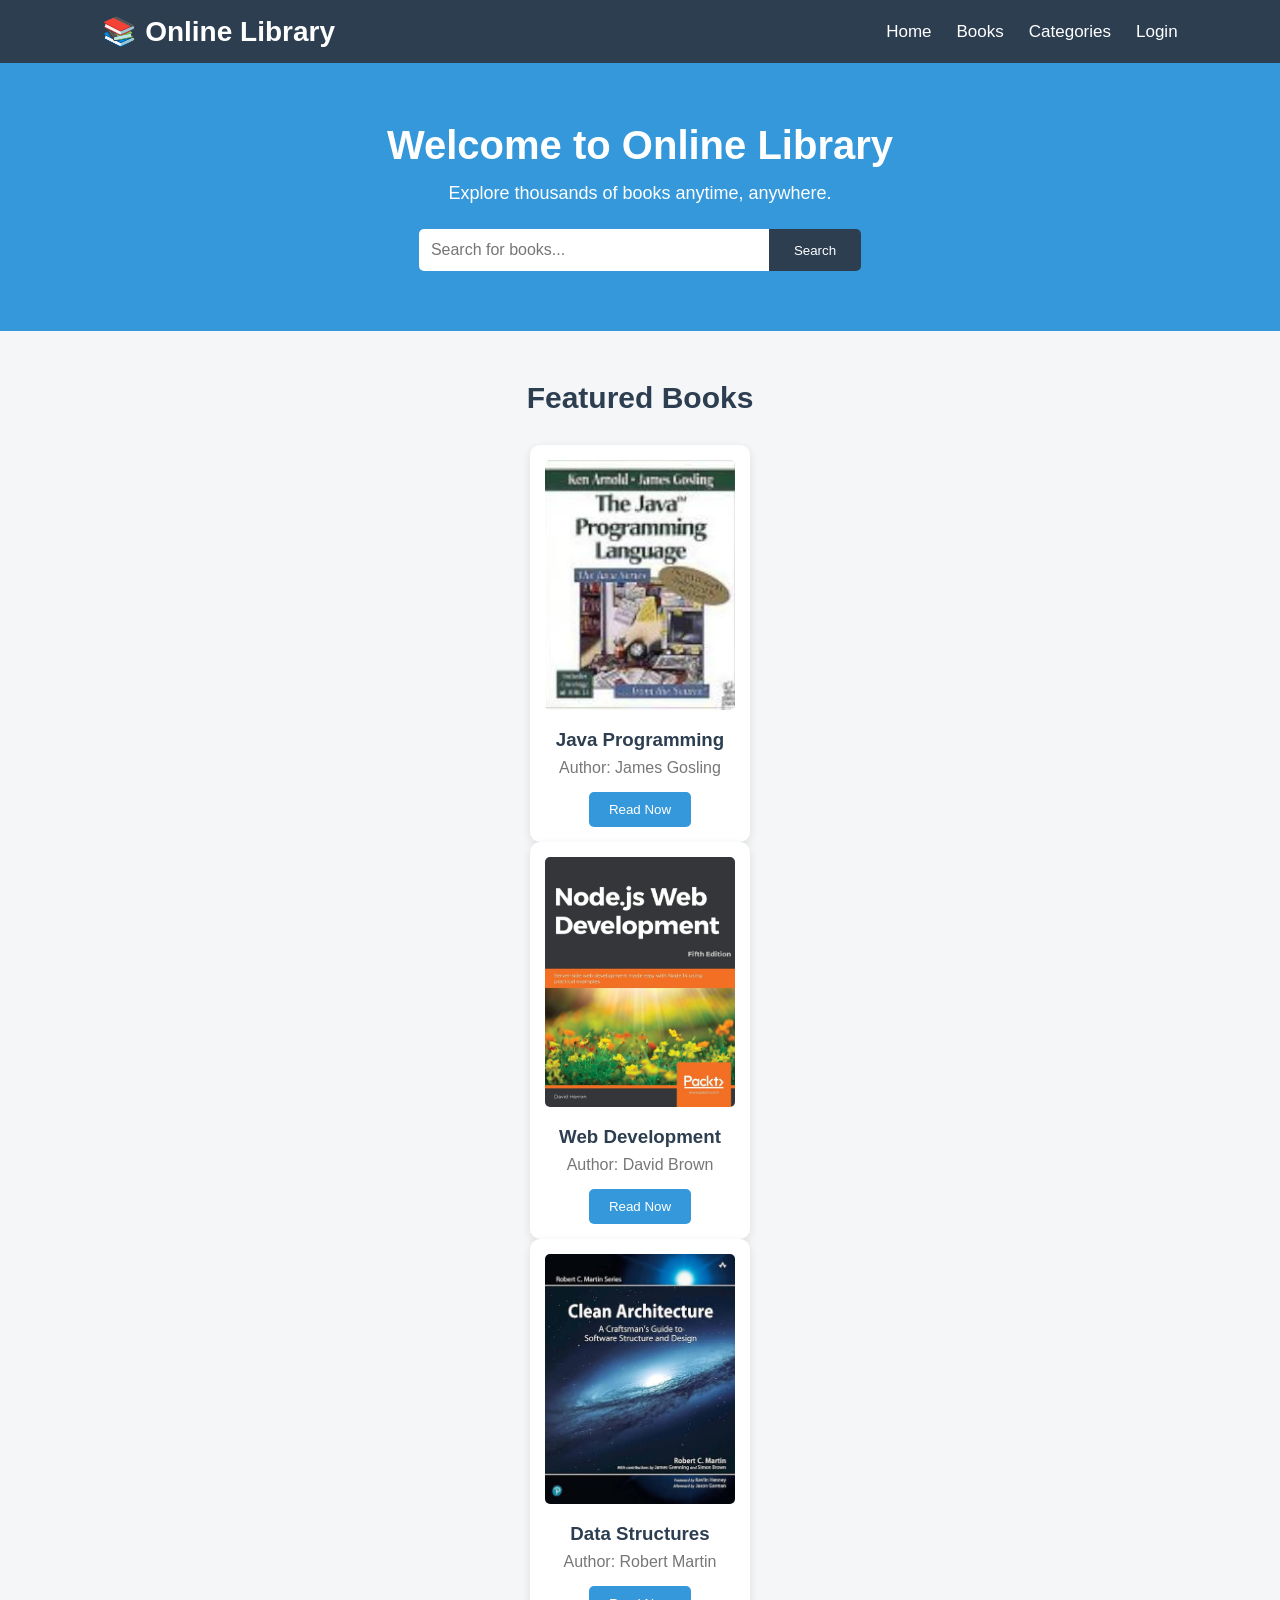
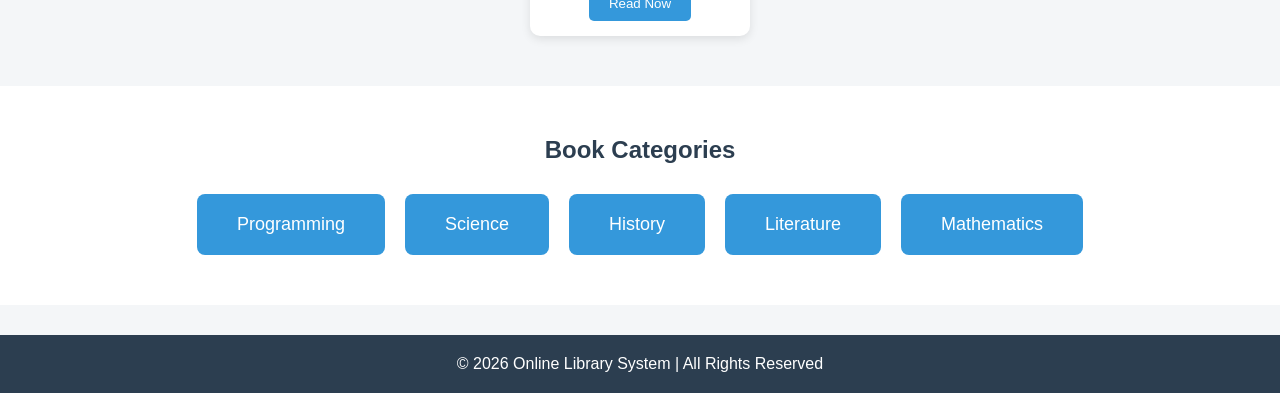
<file: Index.html>
<!DOCTYPE html>
<html lang="en">

<head>
    <meta charset="UTF-8">
    <meta name="viewport" content="width=device-width, initial-scale=1.0">

    <title>Online Library System</title>

    <!-- CSS File Link -->
    <link rel="stylesheet" href="style.css">
</head>

<body>

    <!-- Navigation Bar -->
    <nav>
        <h1>📚 Online Library</h1>

        <ul>
            <li><a href="Index.html">Home</a></li>
            <li><a href="Books.html">Books</a></li>
            <li><a href="Categories.html">Categories</a></li>
            <li><a href="Login.html">Login</a></li>
        </ul>
    </nav>


    <!-- Hero Section -->
    <section class="hero">

        <h2>Welcome to Online Library</h2>

        <p>Explore thousands of books anytime, anywhere.</p>

        <div class="search-box">
            <input type="text" placeholder="Search for books...">
            <button>Search</button>
        </div>

    </section>


    <!-- Featured Books -->
    <section class="books">

        <h2>Featured Books</h2>

        
            <div class="book-container">
            <div class="book-card">
                <img src="Java.png" alt="Book">

                <h3>Java Programming</h3>

                <p>Author: James Gosling</p>

                <button>Read Now</button>
            </div>
            </div>

            <div class="book-container">
            <div class="book-card">
                <img src="Web Devlopment.png" alt="Book">

                <h3>Web Development</h3>

                <p>Author: David Brown</p>

                <button>Read Now</button>
            </div>
            </div>

            <div class="book-container">
            <div class="book-card">
                <img src="Data Structure.png" alt="Book">

                <h3>Data Structures</h3>

                <p>Author: Robert Martin</p>

                <button>Read Now</button>
            </div>
            </div>

        </div>

    </section>


    <!-- Categories -->
    <section class="categories">

        <h2>Book Categories</h2>

        <div class="category-container">

            <div class="category">Programming</div>

            <div class="category">Science</div>

            <div class="category">History</div>

            <div class="category">Literature</div>

            <div class="category">Mathematics</div>

        </div>

    </section>


    <!-- Footer -->
    <footer>

        <p>© 2026 Online Library System | All Rights Reserved</p>

    </footer>

</body>

</html>
</file>
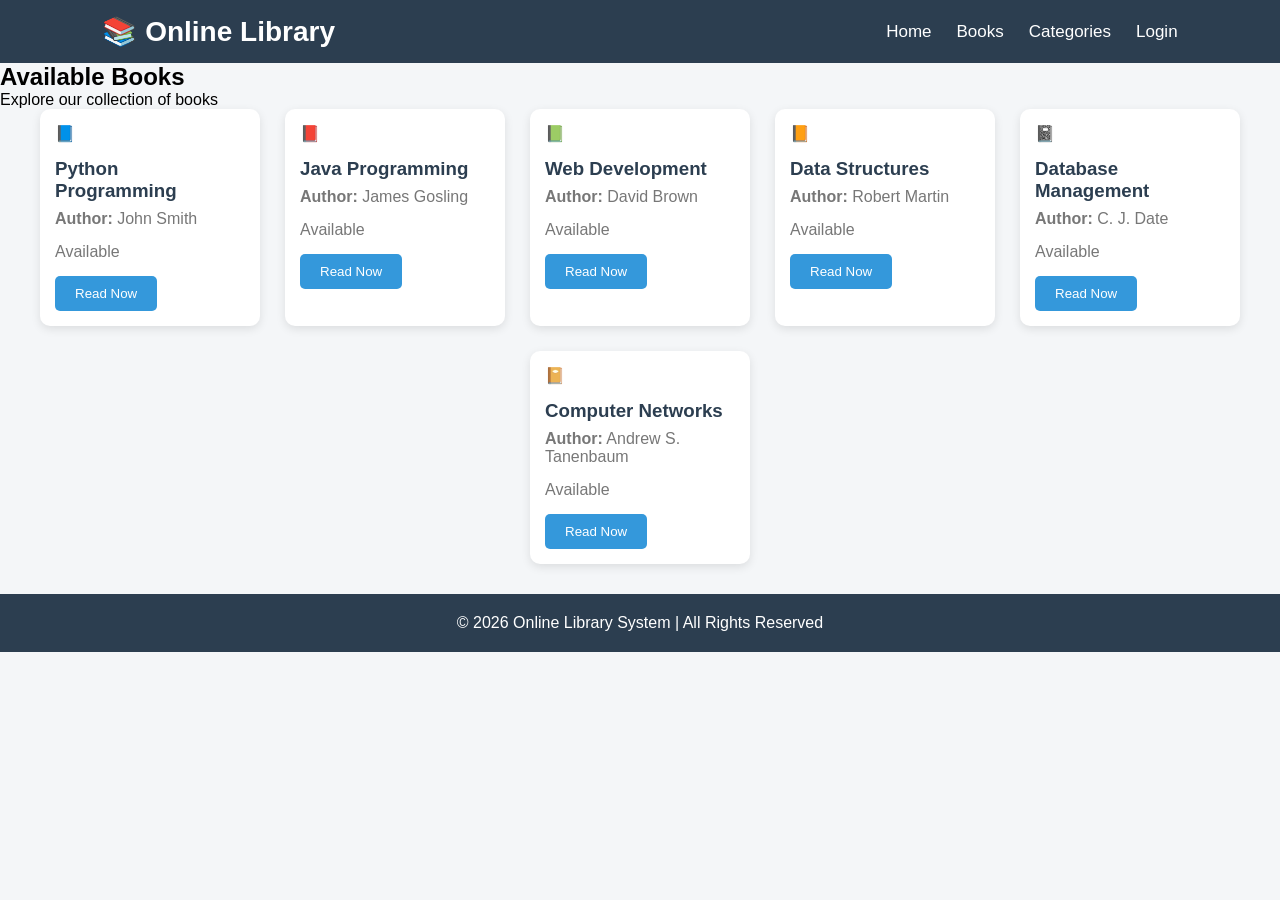
<file: Books.html>
<!DOCTYPE html>
<html lang="en">

<head>
    <meta charset="UTF-8">
    <meta name="viewport" content="width=device-width, initial-scale=1.0">

    <title>Books - Online Library</title>

    <link rel="stylesheet" href="style.css">
</head>

<body>

    <!-- Navigation Bar -->

    <nav>
        <h1>📚 Online Library</h1>

        <ul>
            <li><a href="index.html">Home</a></li>
            <li><a href="books.html">Books</a></li>
            <li><a href="categories.html">Categories</a></li>
            <li><a href="login.html">Login</a></li>
        </ul>
    </nav>


    <!-- Books Section -->

    <section class="books-page">

        <h2>Available Books</h2>

        <p class="page-description">
            Explore our collection of books
        </p>


        <div class="book-container">


            <!-- Book 1 -->

            <div class="book-card">

                <div class="book-image">
                    📘
                </div>

                <h3>Python Programming</h3>

                <p>
                    <b>Author:</b> John Smith
                </p>

                <p class="availability">
                    Available
                </p>

                <button>Read Now</button>

            </div>


            <!-- Book 2 -->

            <div class="book-card">

                <div class="book-image">
                    📕
                </div>

                <h3>Java Programming</h3>

                <p>
                    <b>Author:</b> James Gosling
                </p>

                <p class="availability">
                    Available
                </p>

                <button>Read Now</button>

            </div>


            <!-- Book 3 -->

            <div class="book-card">

                <div class="book-image">
                    📗
                </div>

                <h3>Web Development</h3>

                <p>
                    <b>Author:</b> David Brown
                </p>

                <p class="availability">
                    Available
                </p>

                <button>Read Now</button>

            </div>


            <!-- Book 4 -->

            <div class="book-card">

                <div class="book-image">
                    📙
                </div>

                <h3>Data Structures</h3>

                <p>
                    <b>Author:</b> Robert Martin
                </p>

                <p class="availability">
                    Available
                </p>

                <button>Read Now</button>

            </div>


            <!-- Book 5 -->

            <div class="book-card">

                <div class="book-image">
                    📓
                </div>

                <h3>Database Management</h3>

                <p>
                    <b>Author:</b> C. J. Date
                </p>

                <p class="availability">
                    Available
                </p>

                <button>Read Now</button>

            </div>


            <!-- Book 6 -->

            <div class="book-card">

                <div class="book-image">
                    📔
                </div>

                <h3>Computer Networks</h3>

                <p>
                    <b>Author:</b> Andrew S. Tanenbaum
                </p>

                <p class="availability">
                    Available
                </p>

                <button>Read Now</button>

            </div>

        </div>

    </section>


    <!-- Footer -->

    <footer>
        <p>
            © 2026 Online Library System |
            All Rights Reserved
        </p>
    </footer>

</body>

</html>
</file>
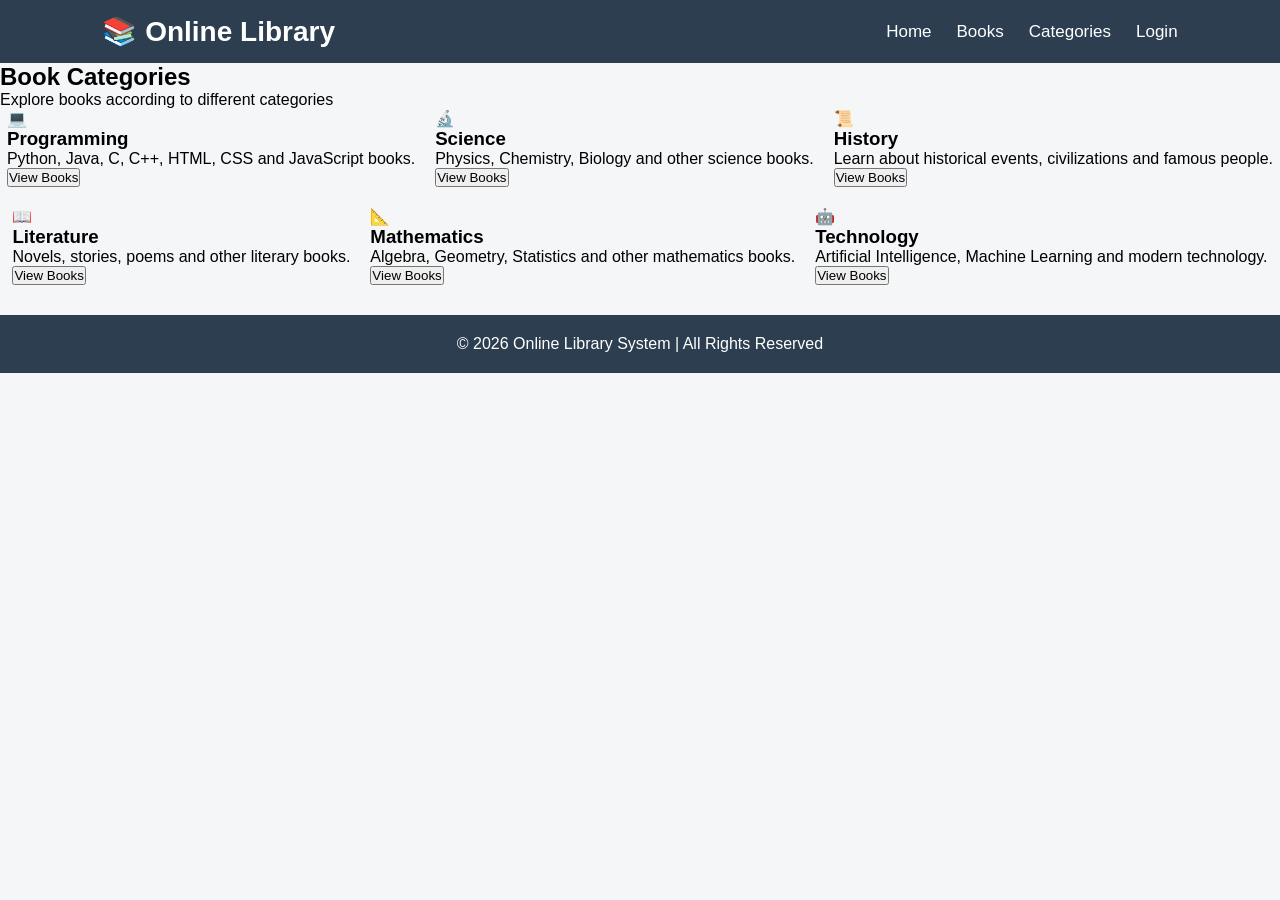
<file: Categories.html>
<!DOCTYPE html>
<html lang="en">

<head>
    <meta charset="UTF-8">
    <meta name="viewport" content="width=device-width, initial-scale=1.0">

    <title>Categories - Online Library</title>

    <link rel="stylesheet" href="style.css">
</head>

<body>

    <!-- Navigation Bar -->
    <nav>

        <h1>📚 Online Library</h1>

        <ul>
            <li><a href="index.html">Home</a></li>
            <li><a href="books.html">Books</a></li>
            <li><a href="categories.html">Categories</a></li>
            <li><a href="login.html">Login</a></li>
        </ul>

    </nav>


    <!-- Categories Section -->

    <section class="categories-page">

        <h2>Book Categories</h2>

        <p>Explore books according to different categories</p>


        <div class="category-container">


            <!-- Programming -->

            <div class="category-card">

                <div class="icon">💻</div>

                <h3>Programming</h3>

                <p>
                    Python, Java, C, C++, HTML,
                    CSS and JavaScript books.
                </p>

                <button>View Books</button>

            </div>


            <!-- Science -->

            <div class="category-card">

                <div class="icon">🔬</div>

                <h3>Science</h3>

                <p>
                    Physics, Chemistry, Biology
                    and other science books.
                </p>

                <button>View Books</button>

            </div>


            <!-- History -->

            <div class="category-card">

                <div class="icon">📜</div>

                <h3>History</h3>

                <p>
                    Learn about historical events,
                    civilizations and famous people.
                </p>

                <button>View Books</button>

            </div>


            <!-- Literature -->

            <div class="category-card">

                <div class="icon">📖</div>

                <h3>Literature</h3>

                <p>
                    Novels, stories, poems
                    and other literary books.
                </p>

                <button>View Books</button>

            </div>


            <!-- Mathematics -->

            <div class="category-card">

                <div class="icon">📐</div>

                <h3>Mathematics</h3>

                <p>
                    Algebra, Geometry, Statistics
                    and other mathematics books.
                </p>

                <button>View Books</button>

            </div>


            <!-- Technology -->

            <div class="category-card">

                <div class="icon">🤖</div>

                <h3>Technology</h3>

                <p>
                    Artificial Intelligence, Machine
                    Learning and modern technology.
                </p>

                <button>View Books</button>

            </div>

        </div>

    </section>


    <!-- Footer -->

    <footer>

        <p>
            © 2026 Online Library System |
            All Rights Reserved
        </p>

    </footer>

</body>

</html>
</file>
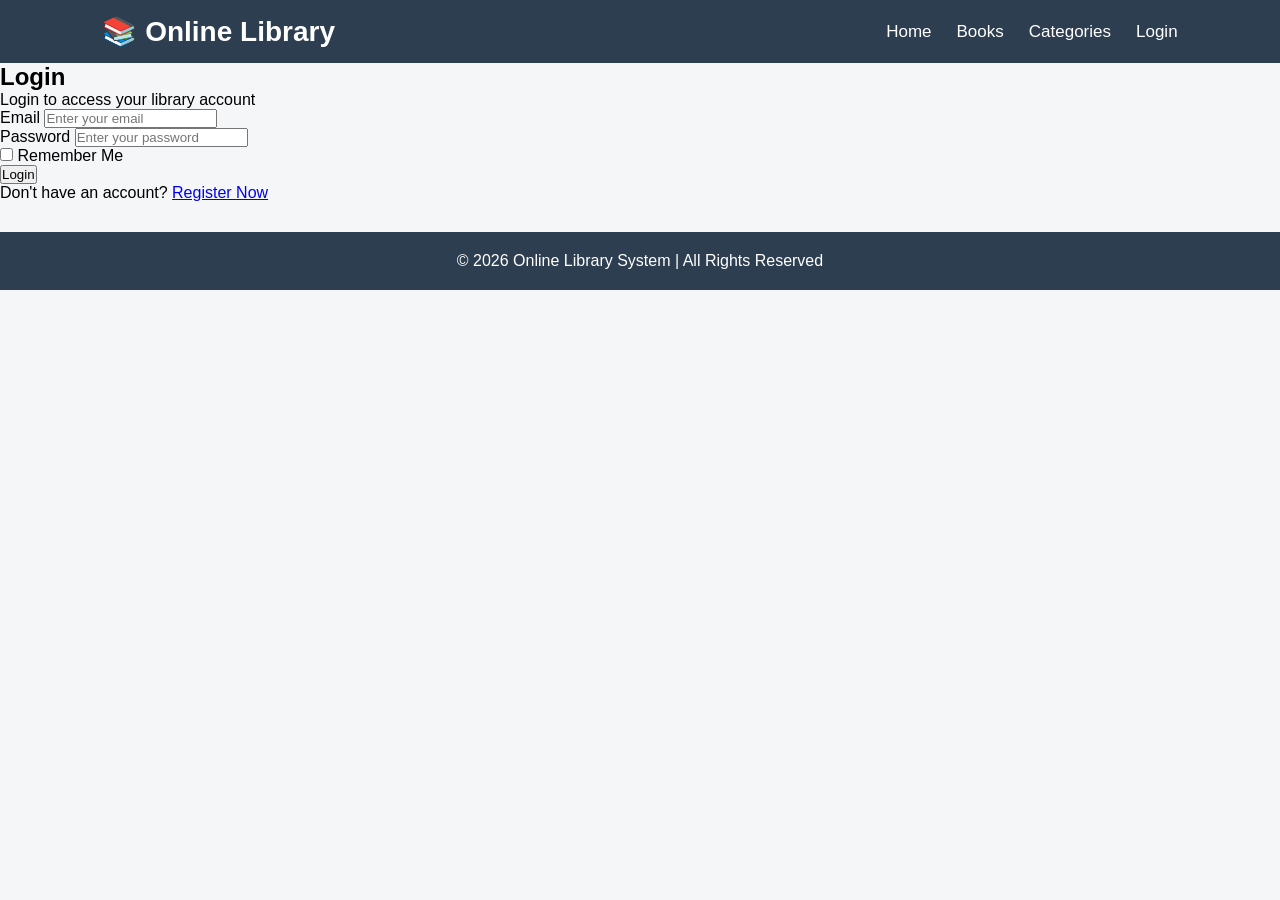
<file: Login.html>
<!DOCTYPE html>
<html lang="en">

<head>
    <meta charset="UTF-8">
    <meta name="viewport" content="width=device-width, initial-scale=1.0">

    <title>Login - Online Library</title>

    <link rel="stylesheet" href="style.css">
</head>

<body>

    <!-- Navigation Bar -->

    <nav>

        <h1>📚 Online Library</h1>

        <ul>
            <li><a href="index.html">Home</a></li>
            <li><a href="books.html">Books</a></li>
            <li><a href="categories.html">Categories</a></li>
            <li><a href="login.html">Login</a></li>
        </ul>

    </nav>


    <!-- Login Section -->

    <section class="login-section">

        <div class="login-box">

            <h2>Login</h2>

            <p class="login-text">
                Login to access your library account
            </p>


            <form>

                <!-- Email -->

                <div class="input-box">

                    <label>Email</label>

                    <input
                        type="email"
                        placeholder="Enter your email"
                        required
                    >

                </div>


                <!-- Password -->

                <div class="input-box">

                    <label>Password</label>

                    <input
                        type="password"
                        placeholder="Enter your password"
                        required
                    >

                </div>


                <!-- Remember Me -->

                <div class="remember">

                    <input type="checkbox" id="remember">

                    <label for="remember">
                        Remember Me
                    </label>

                </div>


                <!-- Login Button -->

                <button type="submit" class="login-btn">
                    Login
                </button>


                <!-- Register -->

                <p class="register">

                    Don't have an account?

                    <a href="#">
                        Register Now
                    </a>

                </p>

            </form>

        </div>

    </section>


    <!-- Footer -->

    <footer>

        <p>
            © 2026 Online Library System |
            All Rights Reserved
        </p>

    </footer>

</body>

</html>
</file>
<file: style.css>
* {
    margin: 0;
    padding: 0;
    box-sizing: border-box;
    font-family: Arial, sans-serif;
}

body {
    background-color: #f4f6f8;
}


/* Navigation Bar */

nav {
    background-color: #2c3e50;
    color: white;

    padding: 15px 8%;

    display: flex;
    justify-content: space-between;
    align-items: center;
}

nav h1 {
    font-size: 28px;
}

nav ul {
    display: flex;
    list-style: none;
}

nav ul li {
    margin-left: 25px;
}

nav ul li a {
    color: white;
    text-decoration: none;
    font-size: 17px;
}

nav ul li a:hover {
    color: #f1c40f;
}


/* Hero Section */

.hero {
    background-color: #3498db;

    color: white;

    text-align: center;

    padding: 60px 20px;
}

.hero h2 {
    font-size: 40px;

    margin-bottom: 15px;
}

.hero p {
    font-size: 18px;

    margin-bottom: 25px;
}


/* Search Box */

.search-box {
    display: flex;

    justify-content: center;
}

.search-box input {
    width: 350px;

    padding: 12px;

    border: none;

    border-radius: 5px 0 0 5px;

    font-size: 16px;
}

.search-box button {
    padding: 12px 25px;

    border: none;

    background-color: #2c3e50;

    color: white;

    cursor: pointer;

    border-radius: 0 5px 5px 0;
}

.search-box button:hover {
    background-color: #1a252f;
}


/* Books Section */

.books {
    padding: 50px 8%;

    text-align: center;
}

.books h2 {
    margin-bottom: 30px;

    font-size: 30px;

    color: #2c3e50;
}


/* Book Container */

.book-container {
    display: flex;

    justify-content: center;

    flex-wrap: wrap;

    gap: 25px;
}


/* Book Card */

.book-card {
    width: 220px;

    background: white;

    padding: 15px;

    border-radius: 10px;

    box-shadow: 0 3px 10px rgba(0, 0, 0, 0.1);

    transition: 0.3s;
}

.book-card:hover {
    transform: translateY(-8px);
}

.book-card img {
    width: 100%;

    height: 250px;

    object-fit: cover;

    border-radius: 5px;
}

.book-card h3 {
    margin: 15px 0 8px;

    color: #2c3e50;
}

.book-card p {
    color: #777;

    margin-bottom: 15px;
}

.book-card button {
    background-color: #3498db;

    color: white;

    border: none;

    padding: 10px 20px;

    border-radius: 5px;

    cursor: pointer;
}

.book-card button:hover {
    background-color: #2980b9;
}


/* Categories Section */

.categories {
    background-color: white;

    padding: 50px 8%;

    text-align: center;
}

.categories h2 {
    margin-bottom: 30px;

    color: #2c3e50;
}

.category-container {
    display: flex;

    justify-content: center;

    flex-wrap: wrap;

    gap: 20px;
}

.category {
    background-color: #3498db;

    color: white;

    padding: 20px 40px;

    border-radius: 8px;

    font-size: 18px;

    cursor: pointer;

    transition: 0.3s;
}

.category:hover {
    background-color: #2c3e50;
}


/* Footer */

footer {
    background-color: #2c3e50;

    color: white;

    text-align: center;

    padding: 20px;

    margin-top: 30px;
}
</file>
